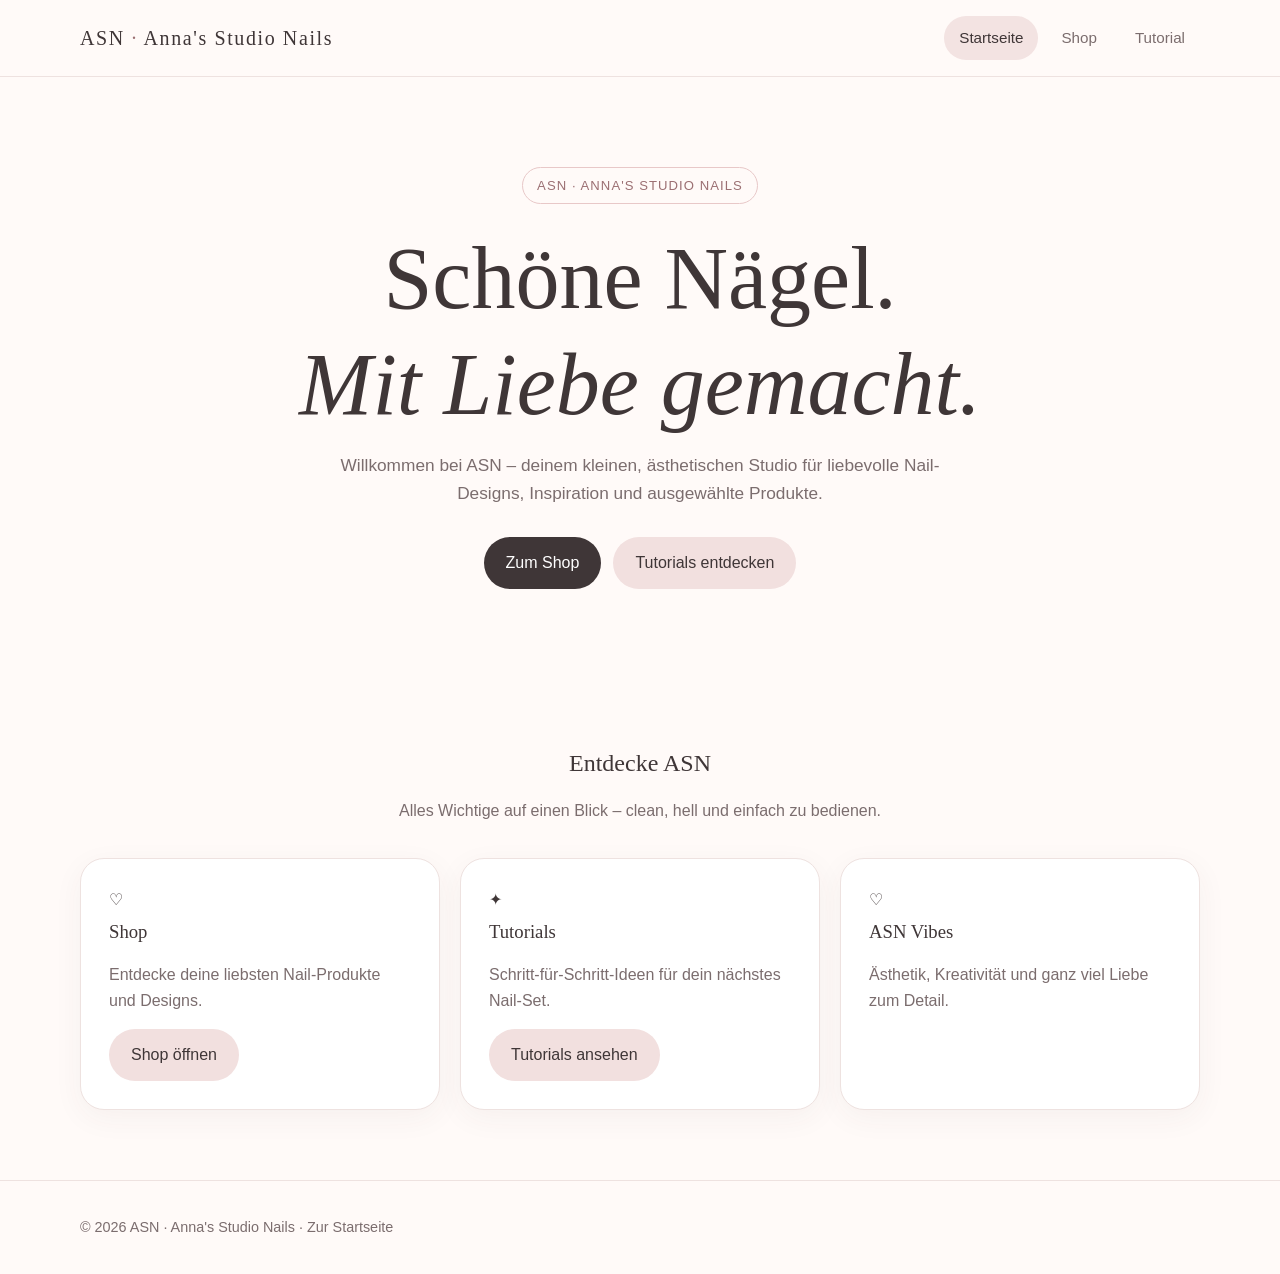
<file: index.html>
<!doctype html>
<html lang="de"><head><meta charset="utf-8"><meta name="viewport" content="width=device-width,initial-scale=1">
<title>ASN · Startseite</title><meta name="description" content="ASN – Anna's Studio Nails">
<link rel="stylesheet" href="style.css"></head><body>
<header><div class="container nav"><a class="logo" href="index.html">ASN <span>·</span> Anna's Studio Nails</a><nav><a class="active" href="index.html">Startseite</a><a class="" href="shop.html">Shop</a><a class="" href="tutorial.html">Tutorial</a></nav></div></header>
<main>
<section class="hero">
  <div class="container">
    <span class="badge">ASN · Anna's Studio Nails</span>
    <h1>Schöne Nägel.<br><em>Mit Liebe gemacht.</em></h1>
    <p>Willkommen bei ASN – deinem kleinen, ästhetischen Studio für liebevolle Nail-Designs, Inspiration und ausgewählte Produkte.</p>
    <div class="buttons">
      <a class="btn" href="shop.html">Zum Shop</a>
      <a class="btn light" href="tutorial.html">Tutorials entdecken</a>
    </div>
  </div>
</section>
<section class="section">
  <div class="container">
    <div class="section-head"><h2>Entdecke ASN</h2><p>Alles Wichtige auf einen Blick – clean, hell und einfach zu bedienen.</p></div>
    <div class="grid">
      <div class="card"><div>♡</div><h3>Shop</h3><p class="muted">Entdecke deine liebsten Nail-Produkte und Designs.</p><a class="btn light" href="shop.html">Shop öffnen</a></div>
      <div class="card"><div>✦</div><h3>Tutorials</h3><p class="muted">Schritt-für-Schritt-Ideen für dein nächstes Nail-Set.</p><a class="btn light" href="tutorial.html">Tutorials ansehen</a></div>
      <div class="card"><div>♡</div><h3>ASN Vibes</h3><p class="muted">Ästhetik, Kreativität und ganz viel Liebe zum Detail.</p></div>
    </div>
  </div>
</section>
</main>
<footer><div class="container">© 2026 ASN · Anna's Studio Nails · <a href="index.html">Zur Startseite</a></div></footer>
</body></html>
</file>
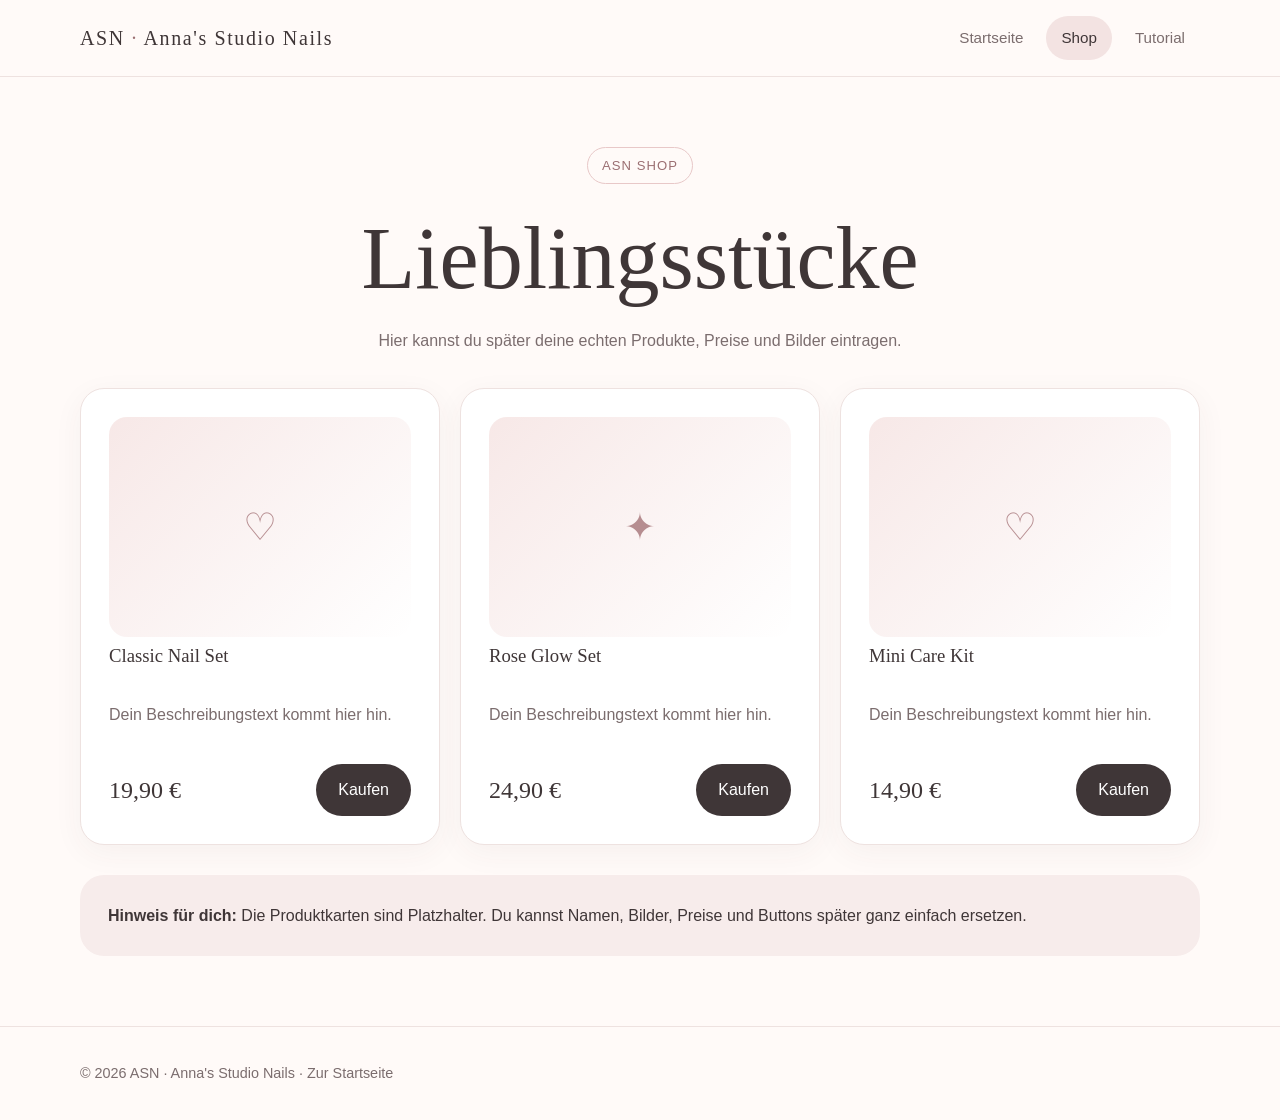
<file: shop.html>
<!doctype html>
<html lang="de"><head><meta charset="utf-8"><meta name="viewport" content="width=device-width,initial-scale=1">
<title>ASN · Shop</title><meta name="description" content="ASN – Anna's Studio Nails">
<link rel="stylesheet" href="style.css"></head><body>
<header><div class="container nav"><a class="logo" href="index.html">ASN <span>·</span> Anna's Studio Nails</a><nav><a class="" href="index.html">Startseite</a><a class="active" href="shop.html">Shop</a><a class="" href="tutorial.html">Tutorial</a></nav></div></header>
<main>
<section class="section">
  <div class="container">
    <div class="section-head"><span class="badge">ASN Shop</span><h1>Lieblingsstücke</h1><p>Hier kannst du später deine echten Produkte, Preise und Bilder eintragen.</p></div>
    <div class="grid">
      <article class="card product"><div class="placeholder">♡</div><h3>Classic Nail Set</h3><p class="muted">Dein Beschreibungstext kommt hier hin.</p><div class="bottom"><span class="price">19,90 €</span><a class="btn" href="#">Kaufen</a></div></article>
      <article class="card product"><div class="placeholder">✦</div><h3>Rose Glow Set</h3><p class="muted">Dein Beschreibungstext kommt hier hin.</p><div class="bottom"><span class="price">24,90 €</span><a class="btn" href="#">Kaufen</a></div></article>
      <article class="card product"><div class="placeholder">♡</div><h3>Mini Care Kit</h3><p class="muted">Dein Beschreibungstext kommt hier hin.</p><div class="bottom"><span class="price">14,90 €</span><a class="btn" href="#">Kaufen</a></div></article>
    </div>
    <div class="notice"><strong>Hinweis für dich:</strong> Die Produktkarten sind Platzhalter. Du kannst Namen, Bilder, Preise und Buttons später ganz einfach ersetzen.</div>
  </div>
</section>
</main>
<footer><div class="container">© 2026 ASN · Anna's Studio Nails · <a href="index.html">Zur Startseite</a></div></footer>
</body></html>
</file>
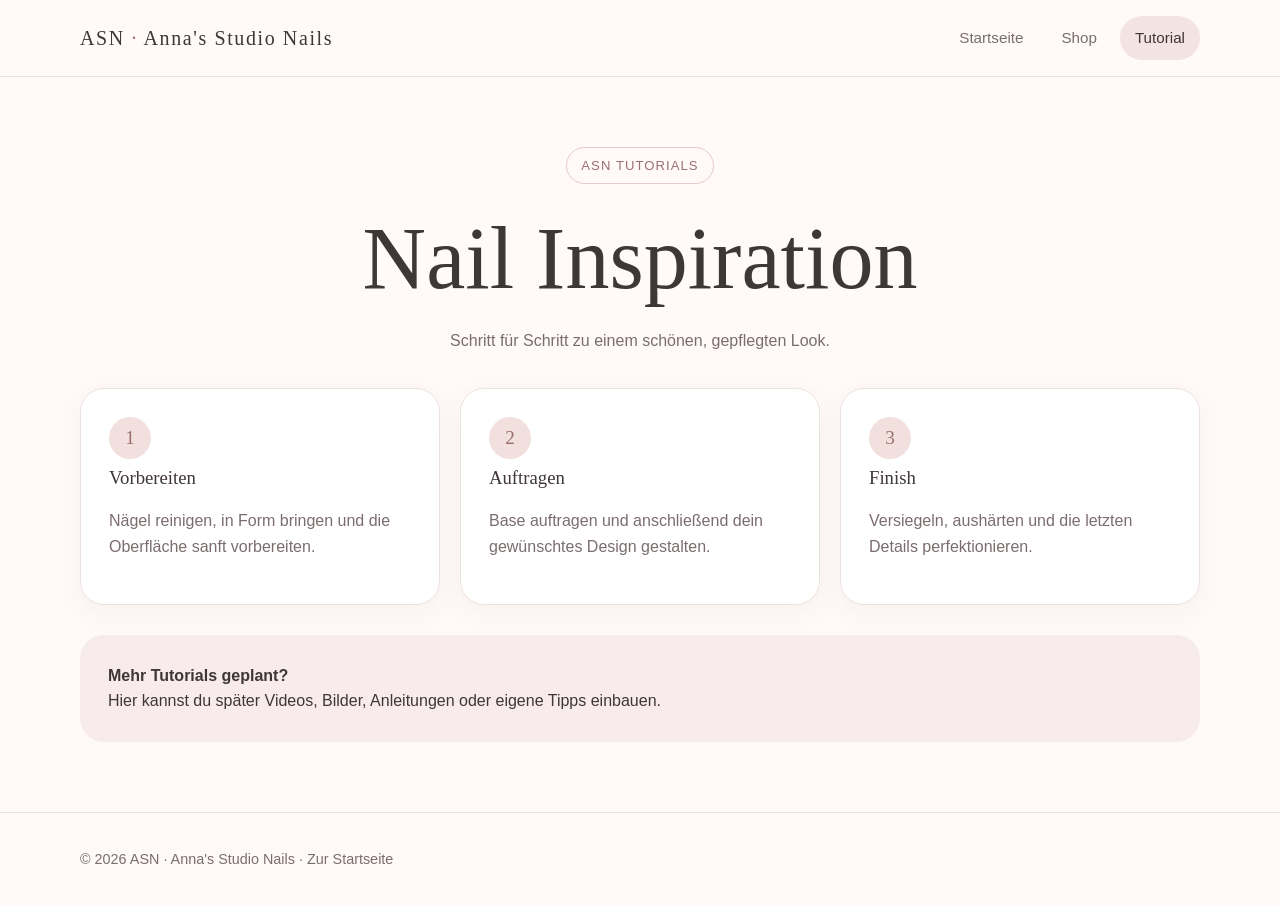
<file: tutorial.html>
<!doctype html>
<html lang="de"><head><meta charset="utf-8"><meta name="viewport" content="width=device-width,initial-scale=1">
<title>ASN · Tutorial</title><meta name="description" content="ASN – Anna's Studio Nails">
<link rel="stylesheet" href="style.css"></head><body>
<header><div class="container nav"><a class="logo" href="index.html">ASN <span>·</span> Anna's Studio Nails</a><nav><a class="" href="index.html">Startseite</a><a class="" href="shop.html">Shop</a><a class="active" href="tutorial.html">Tutorial</a></nav></div></header>
<main>
<section class="section">
  <div class="container">
    <div class="section-head"><span class="badge">ASN Tutorials</span><h1>Nail Inspiration</h1><p>Schritt für Schritt zu einem schönen, gepflegten Look.</p></div>
    <div class="steps">
      <div class="card step"><h3>Vorbereiten</h3><p class="muted">Nägel reinigen, in Form bringen und die Oberfläche sanft vorbereiten.</p></div>
      <div class="card step"><h3>Auftragen</h3><p class="muted">Base auftragen und anschließend dein gewünschtes Design gestalten.</p></div>
      <div class="card step"><h3>Finish</h3><p class="muted">Versiegeln, aushärten und die letzten Details perfektionieren.</p></div>
    </div>
    <div class="notice"><strong>Mehr Tutorials geplant?</strong><br>Hier kannst du später Videos, Bilder, Anleitungen oder eigene Tipps einbauen.</div>
  </div>
</section>
</main>
<footer><div class="container">© 2026 ASN · Anna's Studio Nails · <a href="index.html">Zur Startseite</a></div></footer>
</body></html>
</file>
<file: style.css>
:root{
  --bg:#fffaf8; --surface:#ffffff; --rose:#e8c8c8; --rose-dark:#9b6f72;
  --text:#3f3637; --muted:#7b6d6e; --line:#eee2e0;
}
*{box-sizing:border-box} html{scroll-behavior:smooth}
body{margin:0;font-family:Arial,Helvetica,sans-serif;background:var(--bg);color:var(--text);line-height:1.6}
a{text-decoration:none;color:inherit}.container{width:min(1120px,92%);margin:auto}
header{position:sticky;top:0;z-index:20;background:rgba(255,250,248,.94);backdrop-filter:blur(12px);border-bottom:1px solid var(--line)}
.nav{min-height:76px;display:flex;align-items:center;justify-content:space-between;gap:20px}
.logo{font-family:Georgia,serif;font-size:1.25rem;letter-spacing:.08em}.logo span{color:var(--rose-dark)}
nav{display:flex;gap:8px;flex-wrap:wrap}nav a{padding:10px 15px;border-radius:999px;color:var(--muted);font-size:.95rem}
nav a:hover,nav a.active{background:#f3e3e2;color:var(--text)}
.hero{padding:90px 0 70px;text-align:center}
.badge{display:inline-block;padding:7px 14px;border:1px solid var(--rose);border-radius:999px;color:var(--rose-dark);font-size:.82rem;letter-spacing:.08em;text-transform:uppercase}
h1,h2,h3{font-family:Georgia,serif;font-weight:500;line-height:1.2}
h1{font-size:clamp(2.7rem,7vw,5.5rem);margin:22px 0 15px}.hero p{max-width:650px;margin:0 auto 30px;color:var(--muted);font-size:1.08rem}
.buttons{display:flex;justify-content:center;gap:12px;flex-wrap:wrap}.btn{display:inline-block;padding:13px 22px;border-radius:999px;background:var(--text);color:white}.btn.light{background:#f2e0df;color:var(--text)}
.section{padding:70px 0}.section-head{text-align:center;max-width:650px;margin:0 auto 35px}.section-head p{color:var(--muted)}
.grid{display:grid;grid-template-columns:repeat(3,1fr);gap:20px}
.card{background:var(--surface);border:1px solid var(--line);border-radius:24px;padding:28px;box-shadow:0 8px 30px rgba(80,50,50,.05)}
.card h3{margin-top:8px}.price{font-size:1.5rem;font-family:Georgia,serif}.muted{color:var(--muted)}
.product{display:flex;flex-direction:column;min-height:100%}.product .placeholder{height:220px;border-radius:18px;background:linear-gradient(135deg,#f7e8e7,#fff);display:grid;place-items:center;font-size:2.4rem;color:#b68d90}
.product .bottom{margin-top:auto;padding-top:20px;display:flex;justify-content:space-between;align-items:center;gap:10px}
.steps{counter-reset:step;display:grid;grid-template-columns:repeat(3,1fr);gap:20px}.step:before{counter-increment:step;content:counter(step);display:grid;place-items:center;width:42px;height:42px;border-radius:50%;background:#f2e0df;color:var(--rose-dark);font-family:Georgia,serif;font-size:1.2rem}
.notice{background:#f7eceb;border-radius:24px;padding:28px;margin-top:30px}
footer{padding:35px 0;border-top:1px solid var(--line);color:var(--muted);font-size:.9rem}
@media(max-width:800px){.grid,.steps{grid-template-columns:1fr}.nav{align-items:flex-start;padding:14px 0;flex-direction:column}nav{width:100%;justify-content:center}.hero{padding-top:55px}}
</file>
